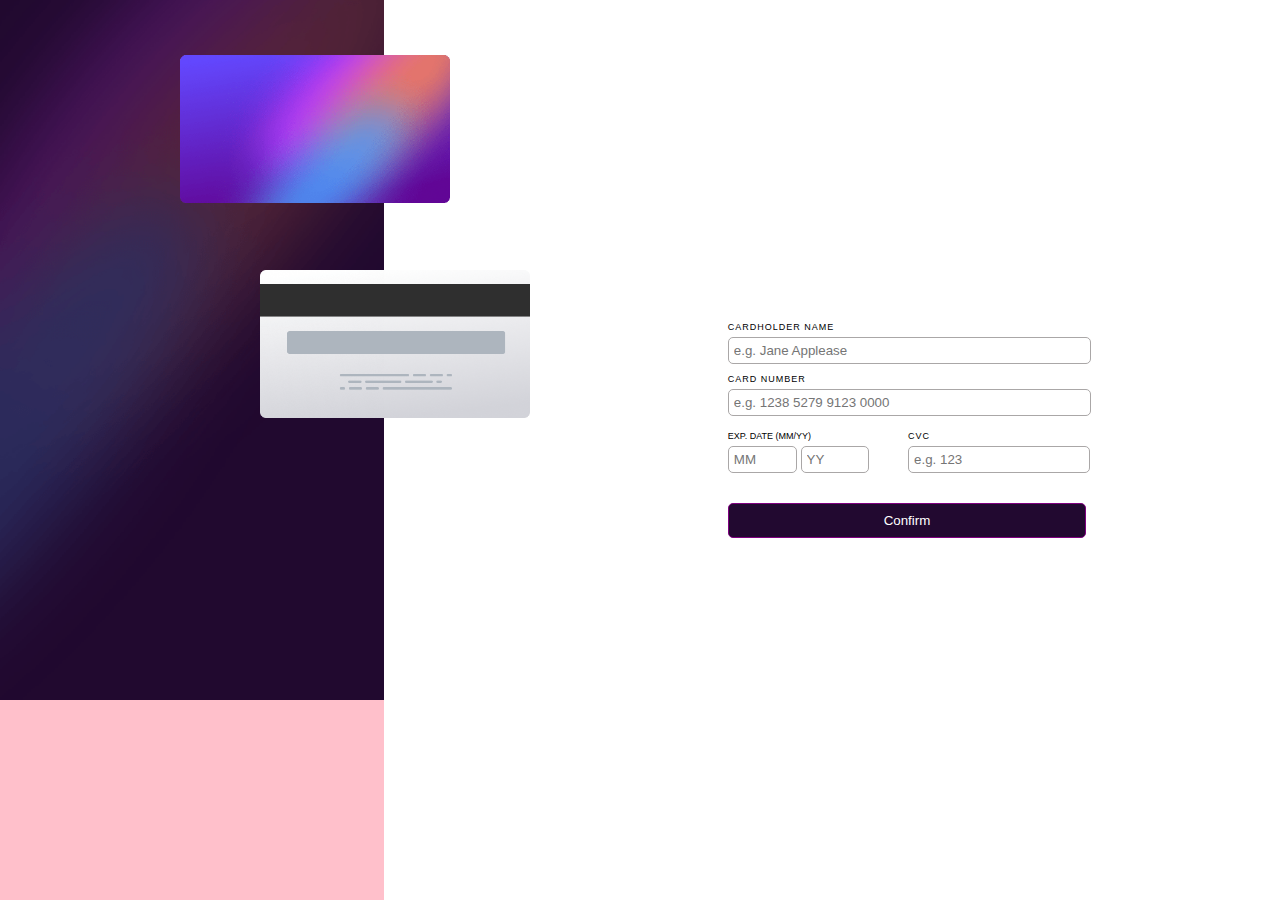
<file: index.html>
<!DOCTYPE html>
<html lang="en">
<head>
    <meta charset="UTF-8">
    <meta http-equiv="X-UA-Compatible" content="IE=edge">
    <meta name="viewport" content="width=device-width, initial-scale=1.0">
    <link rel="stylesheet" href="style.css">
    <title>Document</title>
</head>
<body>
    <section class="section1 top left">
        <div class="left-side">
            <img src="./img/back2.png" class="leftimg" alt="">
            <img src="./img/bg-card-back.png" alt="" class="cardb">
            <img src="./img/bg-card-front.png" alt="" class="cardf">
        </div>
        <div class="tophalf">
            <img class="mobile-home-img" src="./img/back.png" alt="">
            <img class="card-back" src="./img/bg-card-back.png" alt="">
            <img class="card-front" src="./img/bg-card-front.png" alt="">
        </div>
    </section>
    <section class="section2">
        <div class="right-side">
            <div class="containers">
                <div class="row">
                    <h3 class="title">CARDHOLDER NAME</h3>
                    <input class="fox" type="text" placeholder="e.g. Jane Applease">
                </div>
                <div class="row">
                     <h3 class="title">CARD NUMBER</h3>
                    <input class="fox" type="number" placeholder="e.g. 1238 5279 9123 0000">
                </div>
                <div class="rows">
                    <div class="sub-row">
                        <h3 class="titles">EXP. DATE (MM/YY)</h3>
                        <input class="foxes" type="number" placeholder="MM" >
                        <input class="foxes" type="number" placeholder="YY">
                    </div>
                    <div class="sub-rows">
                        <h3 class="title">CVC</h3>
                        <input class="foxed" type="number" placeholder="e.g. 123">
                    </div>
                </div>
                <div class="button">
                    <a href="./thank.html"><button type="submit" class="btn">Confirm</button></a>
                </div>                
            </div>

        </div>
        <div class="bottom-half">
                <div class="row">
                    <h3 class="title">CARDHOLDER NAME</h3>
                    <input class="fox" type="text" placeholder="e.g. Jane Applease">
                </div>
                <div class="row">
                    <h3 class="title">CARD NUMBER</h3>
                    <input class="fox" type="number" placeholder="e.g. 1234 5988 0983 0000">
                </div>
                <div class="rows">
                    <div class="sub-row">
                        <h3 class="titles">EXP. DATE (MM/YY)</h3>
                        <input class="foxes" type="number" placeholder="MM">
                        <input class="foxes" type="number" placeholder="YY">
                    </div>
                    <div class="sub-rows">
                        <h3 class="title">CVC</h3>
                        <input class="foxed" type="number" placeholder="e.g. 123">
                    </div>
                </div>
                <div class="button">
                    <a href="./thank.html"><button type="submit" class="btn">Confirm</button></a>
                </div>
        </div>
    </section>

</body>
</html>
</file>
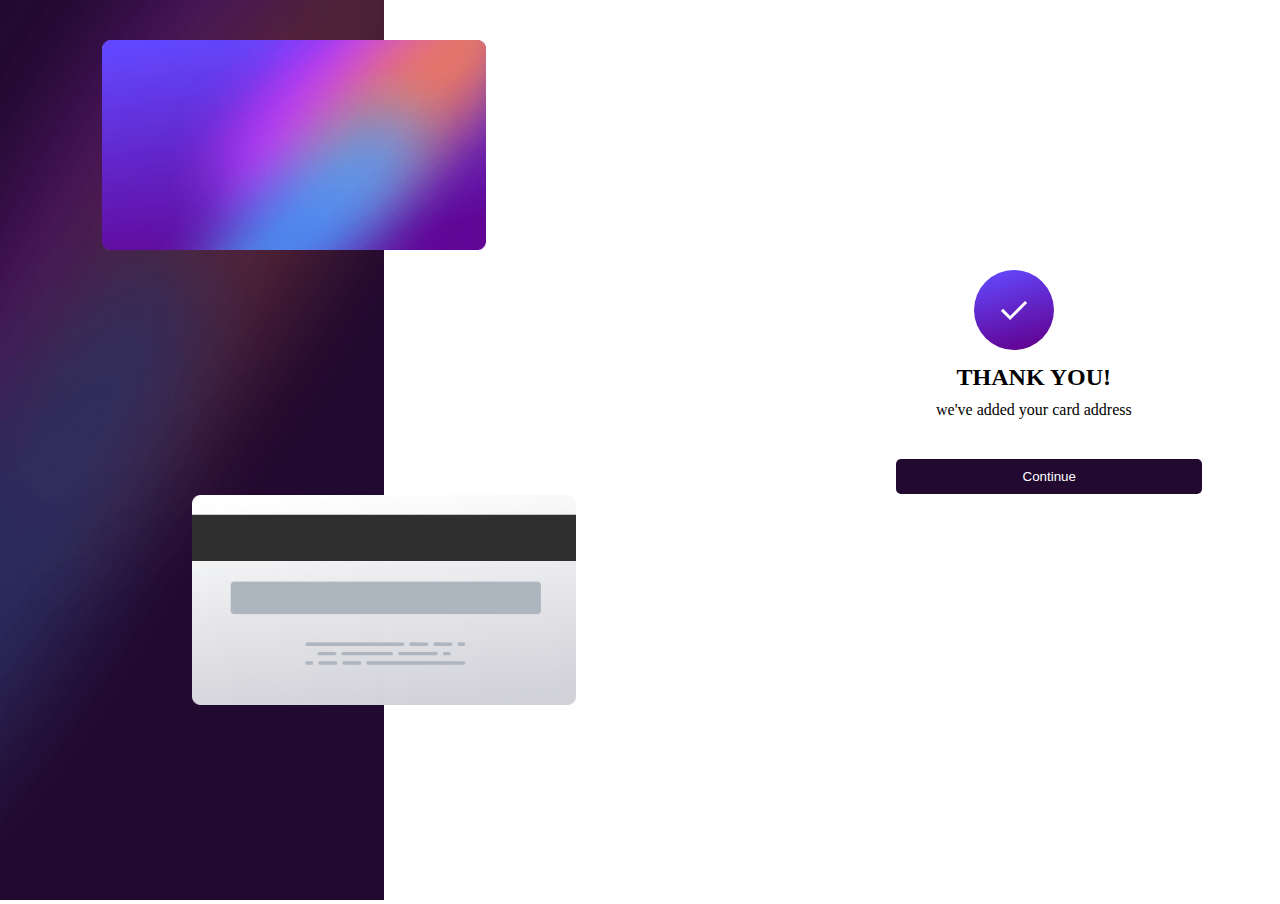
<file: thank.html>
<!DOCTYPE html>
<html lang="en">
<head>
  <meta charset="UTF-8">
  <meta http-equiv="X-UA-Compatible" content="IE=edge">
  <meta name="viewport" content="width=device-width, initial-scale=1.0">
  <link rel="stylesheet" href="style1.css">
  <title>Document</title>
</head>
<body>
  <div class="bs">
    <img src="./img/back2.png" alt="" class="img">
    <img src="./img/bg-card-back.png" alt="" class="img1">
    <img src="./img/bg-card-front.png" alt="" class="img2">
</div>

<div class="ss">
  <img src="img/back.png" alt="" class="si">
  <img src="img/bg-card-back.png" alt="" class="img1">
  <img src="img/bg-card-front.png" alt="" class="img2">
</div>

<div class="gop">
  <div>
    <img src="./img/icon-complete.svg" alt="">
  </div>

  <div class="you">
    <h2>THANK YOU!</h2>
    <p>we've added your card address</p>
  </div>

  <button class="you1">Continue</button>
</div>

<div class="bh">
  <div class="container">
  <div>
    <img src="./img/icon-complete.svg" alt="">                                
  </div>

  <div class="you">
    <h2>THANK YOU!</h2>
    <p>we've added your card address</p>
  </div>

  <button class="you1">Continue</button>
</div>
</div>

</body>
</html>
</file>
<file: style.css>
*
{
    margin: 0;
    padding: 0;
}
body
{
    margin: 0;
    padding: 0;
}
.left-side
{
    display: none;
}
.right-side
{
    display: none;
}
.section1
{
    width: 100%;
    height: 30vh;
}
.main-sidebar
{
    display: none;
}
.mobile-home-img
{
    width: 100%;
}
.card-back
{
    position: absolute;
    top: 55px;
    right: 20px;
    width: 250px;
}
.card-front
{
    position: absolute;
    top: 140px;
    left: 20px;
    width: 250px;
    z-index: 10;
}
.section2
{
    width: 100%;
    height: 70vh;
    display: flex;
    align-content: center;
    padding-top: 150px;
    justify-content: center;
}
.bottom-half
{
    margin: 0;
    width: 80%;
}
.rows
{
    width: 90%;
    margin-top: 10px;
}
.row
{
    width: 100%;
    margin-top: 10px;
}
.sub-row
{
    flex: 0 0 50%;
    max-width: 50%;
}
.sub-rows
{
    flex: 0 0 50%;
    max-width: 50%;
    margin-left: 10px;
}
.bottom-half .rows
{
    width: 95%;
    display: flex;
}
.title
{
    margin-top: 5px;
    font-size: 13px;
    font-weight: 500;
    letter-spacing: 1px;
    font-family: sans-serif;
}
.titles
{
    margin-top: 5px;
    font-size: 13px;
    font-weight: 400;
    font-family: sans-serif;
}

.fox
{
    width: 98%;
    height: 25px;
    border-radius: 5px;
    border: 1px solid rgb(170, 167, 167);
    padding: 5px 5px;
    margin-top: 5px;
    outline: none;
}
.foxes
{
    width: 33.33%;
    height: 25px;
    border-radius: 5px;
    border: 1px solid rgb(170, 167, 167);
    padding: 5px 5px;
    margin-top: 5px;       
    outline: none;
}
.foxed:focus
{
    border: 2px solid burlywood;
}
.foxes:focus
{
    border: 2px solid burlywood;
}
.fox:focus
{
    border: 2px solid burlywood;
}
.foxed
{
    width: 100%;
    height: 25px;
    border-radius: 5px;
    border: 1px solid rgb(170, 167, 167);
    padding: 5px 0 5px 5px;
    margin-top: 5px;       
    outline: none;
}
.button
{
    width: 100%;
}
.btn
{
    color: white;
    margin-top: 30px;
    width: 100%;
    background-color: hsl(278.46deg 68.42% 11.18%);
    height: 45px;
    padding: 5px 0;
    border-radius: 10px;
    border: 1px solid burlywood;
}
@media (min-width:374px)
{
    .foxes
{
    width: 40%;
    height: 25px;
    border-radius: 5px;
    border: 1px solid rgb(170, 167, 167);
    padding: 5px 5px;
    margin-top: 5px;       outline: none;
}
.foxed
{
    width: 100%;
    height: 25px;
    border-radius: 5px;
    border: 1px solid rgb(170, 167, 167);
    padding: 5px 5px 5px 5px;
    margin-top: 5px;       outline: none;
}
}
@media (min-width:424px)
{
    .card-front
    {
        position: absolute;
        top: 160px;
        left: 20px;
        width: 300px;
        z-index: 10;
    }
    .card-back
    {
        position: absolute;
        top: 55px;
        right: 20px;
        width: 300px;
    }
}
@media (min-width:767px)
{
    body
    {
        display: flex;
        margin: 0;
        padding: 0;
    }
   
    .section1
    {
        width: 30%;
        height: 100vh;
        display: flex;
    }
    .left-side
    {
        width: 100%;
        height: 100vh;
        background: pink;
        color: black;
        display: flex;
    }
    .leftimg
    {
        width: 100%;
        height: 700px;
    }
    .cardf
    {
        position: absolute;
        width: 300px;
        margin-top: 100px;
        margin-left: 50px;
    }
    .cardb
    {
        position: absolute;
        width: 300px;
        margin-top: 315px;
        margin-left: 130px;
    }
    .section2
    {
        width: 70%;
        height: 100vh;
        padding: 0;
    }
    .right-side
    {
        display: flex;
        align-items: center;
        justify-content: center;
        width: 100%;
        height: 100vh;
    }
    .containers
    {
        width: 40%;
        margin-left: 150px;
        margin-top: -50px;
    }
    .rows
    {
        width: 100%;
        
    }
    .row
    {
        width: 100%;
       
    }
    .right-side .rows
    {
        width: 95%;
        display: flex;
    }
    .title
    {
        
        font-size: 9px;
        font-weight: 500;
        letter-spacing: 1px;
        font-family: sans-serif;
    }
    .titles
    {
      
        font-size: 9px;
        font-weight: 400;
        font-family: sans-serif;
    }
    
    .fox
    {
        width: 98%;
        height: 15px;
        border-radius: 5px;
        border: 1px solid rgb(170, 167, 167);
        outline: none;
  
    }
    .foxes
    {
        width: 33.33%;
        height: 15px;
        border-radius: 5px;
        border: 1px solid rgb(170, 167, 167);
        outline: none;
       
    }
    .foxed
    {
        width: 100%;
        height: 15px;
        border-radius: 5px;
        border: 1px solid rgb(170, 167, 167);
        outline: none;
        
    }
    .button
    {
        width: 100%;
    }
    .btn
    {
        color: white;
       background-color: hsl(278.46deg 68.42% 11.18%);
       width: 100%;
         height: 35px;
        padding: 5px 0;
        border-radius: 5px;
        border: 1px solid purple;
    }
    .tophalf
    {
        display: none;
    }
    .bottom-half
    {
        display: none;
    }
}

@media(min-width:1023px)
{
    .cardf
    {
        position: absolute;
        width: 270px;
        margin-top: 55px;
        margin-left: 180px;
    }
    .cardb
    {
        position: absolute;
        width: 270px;
        margin-top: 270px;
        margin-left: 260px;
    }
}
@media(min-width:1439px)
{
    .cardf
    {
        position: absolute;
        width: 300px;
        margin-top: 100px;
        margin-left: 170px;
    }
    .cardb
    {
        position: absolute;
        width: 300px;
        margin-top: 315px;
        margin-left: 250px;
    }
}
</file>
<file: style1.css>
*{
  margin: 0;
  padding: 0;
  box-sizing: border-box;
}

.img{
  width: 30%;
  height: 100vh;
 }
 
 .img2{
   position: absolute;
   top: 40px;
  left: 8%;
  width: 30%;
  
 
 }
 
 .img1{
   position: absolute;
   top: 55%;
   left: 15%;
  width: 30%;

 
 }

 .gop{
  position: absolute;
  left: 70%;
  top: 30%;
  text-align: center;
  
 
 }

 .you{
  text-align: center;
  margin-top: 10px;
  margin-left: 40px;
 
  
 
 }
 

 .you p{
  margin-top: 10px;
  
  
 
 }
.ss
{
  display: none;
}

 .you1{
  margin-top: 40px;
  background-color: hsl(278.46deg 68.42% 11.18%);
  padding: 10px  20px;
  width: 130%;
  color: white;
  border-radius: 5px;
  border: none;
  height: 35px;

  
 }





 .bh
 {
  display: none;
 }
 .bs
 {
  display: contents;
  width: 30%;
 }

 @media screen and (max-width: 426px) {
   .bs
   {
    display: none;
   }
   .ss
   {
    display: contents;
    width: 100%;
    height: 30vh;
   }
   .bh
   {
    display: contents;
    width: 100%;
    height: 70vh;
   }
   .si
   {
    width: 100%;
   }
   .img1
   {
    position: absolute;
    width: 240px;
    top: 30px;
    left: 20%;
  
    

   }
   .img2
   {
    width: 240px;
    position: absolute;
    top: 20%;
    left: 9%;
    
   }
   .gop
   {
    display: none;
    
   }

   .container{
    padding-top: 20%;
    text-align: center;
   }

   .you{
    padding-right: 10%;

   }

   .you1{
    width: 60%;
    padding: 10px;
    
   }

   
 }
</file>
